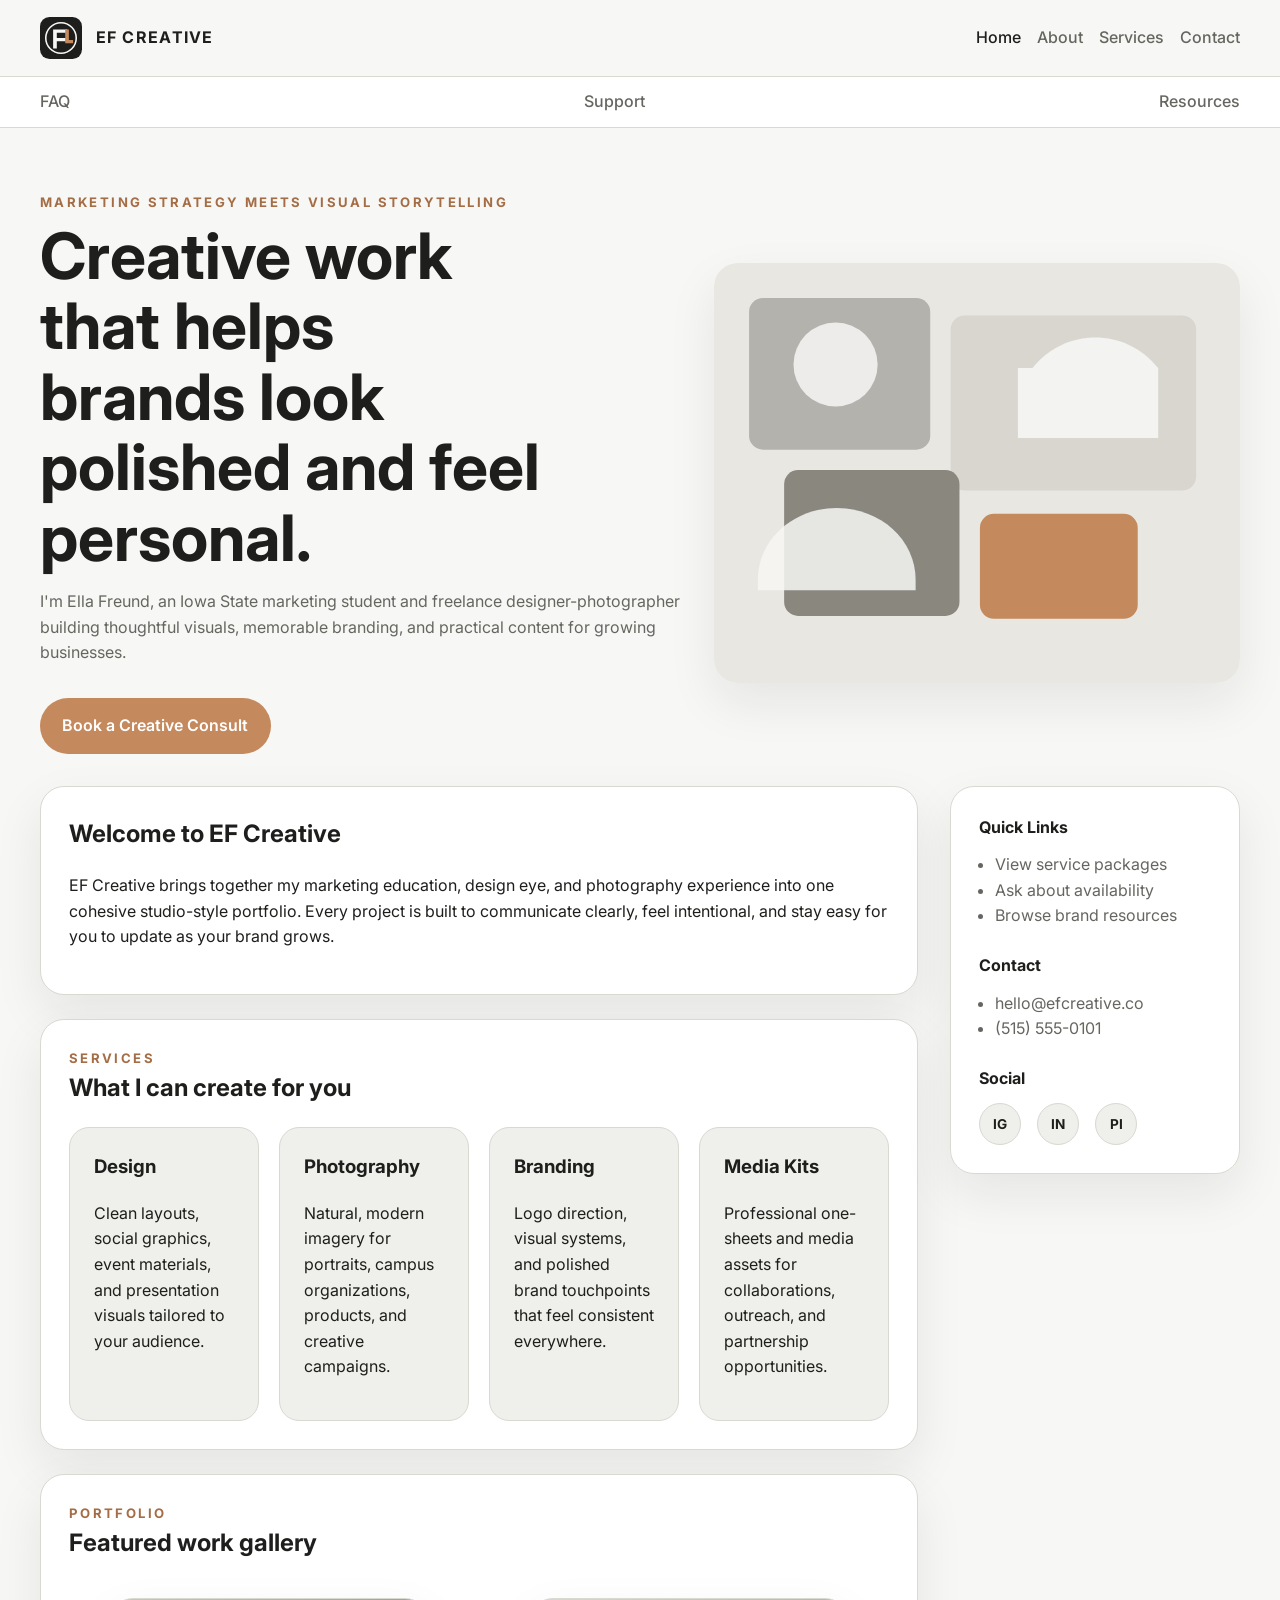
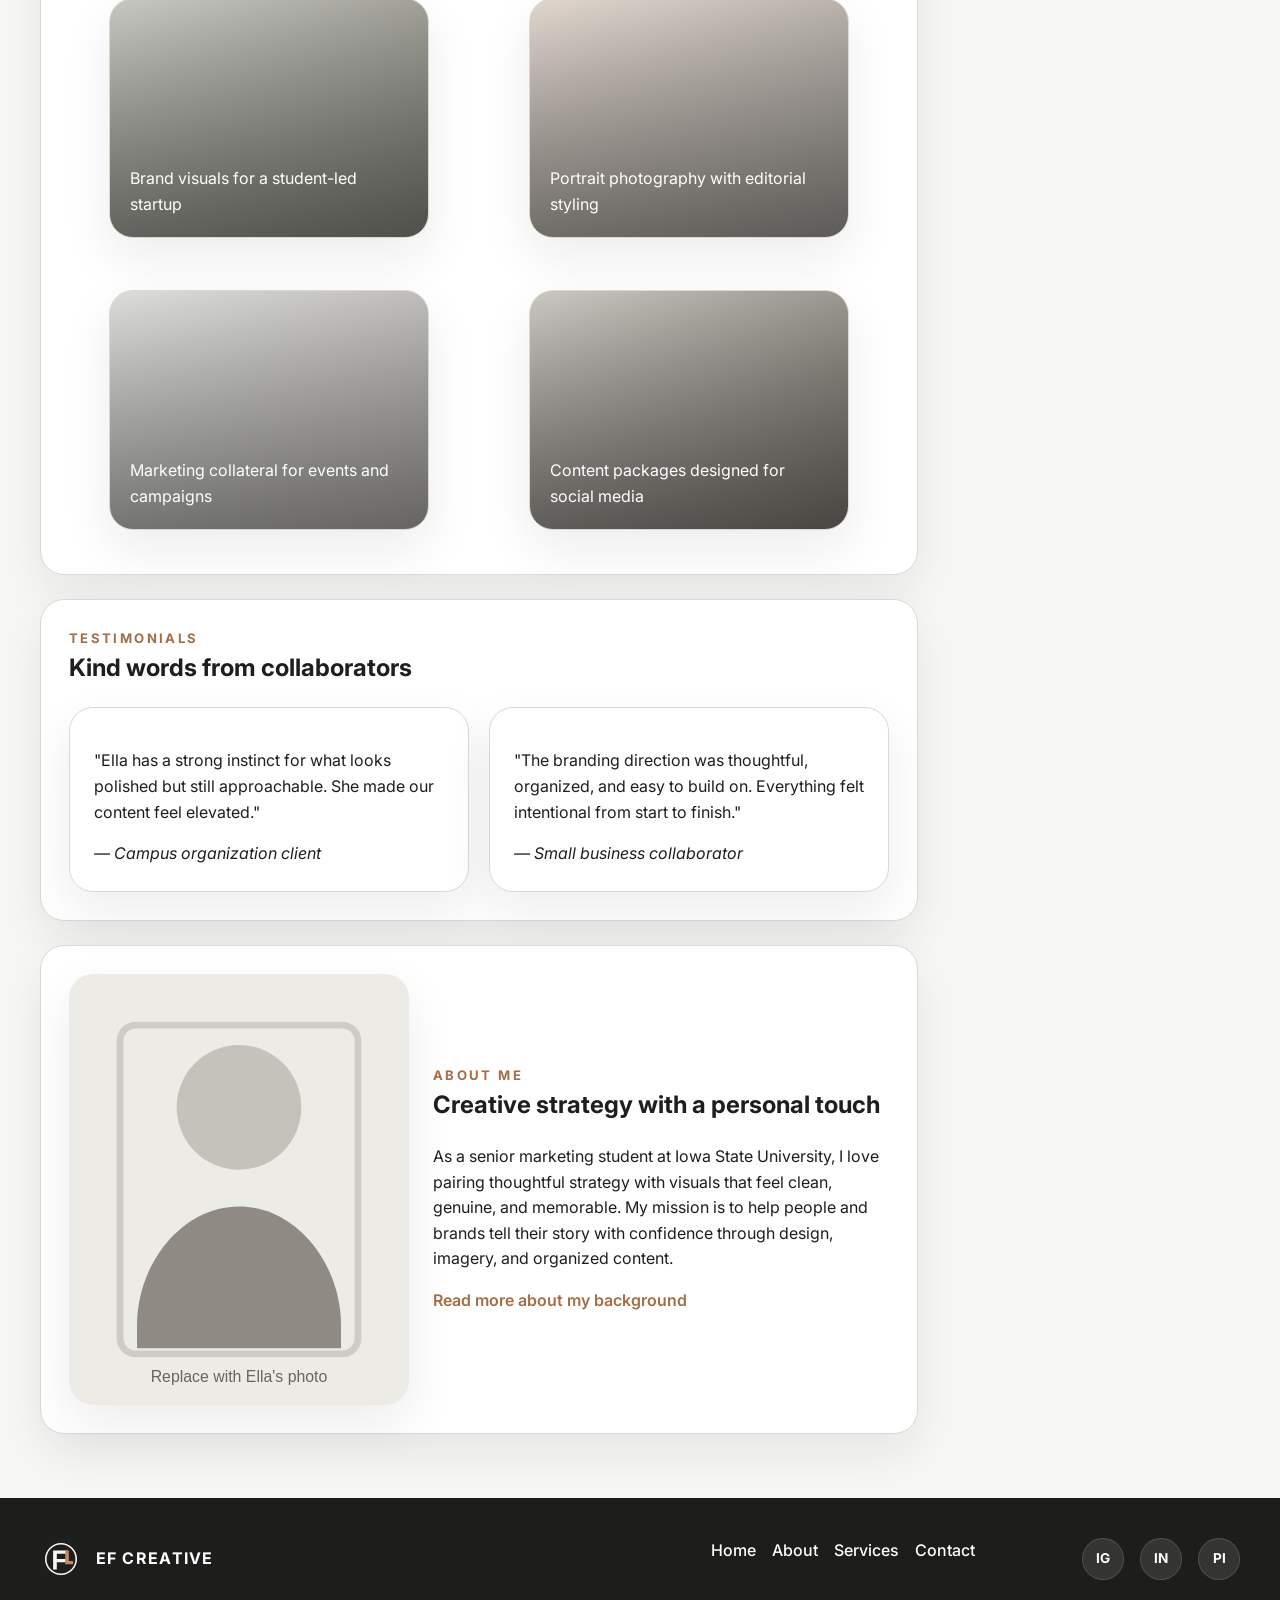
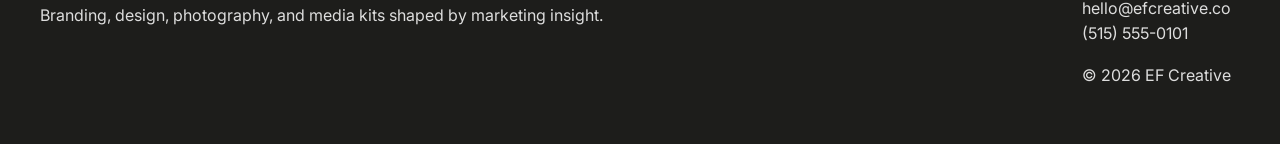
<file: index.html>
<!DOCTYPE html>
<html lang="en">
<head>
  <meta charset="UTF-8">
  <meta name="viewport" content="width=device-width, initial-scale=1.0">
  <title>EF Creative | Branding, Design & Photography</title>
  <meta name="description" content="EF Creative is Ella Freund's portfolio for branding, design, photography, and marketing-led creative services.">
  <link rel="preconnect" href="https://fonts.googleapis.com">
  <link rel="preconnect" href="https://fonts.gstatic.com" crossorigin>
  <link href="https://fonts.googleapis.com/css2?family=Inter:wght@400;500;600;700&display=swap" rel="stylesheet">
  <link rel="stylesheet" href="css/style.css">
</head>
<body>
  <header class="site-header">
    <div class="container header-row">
      <a class="brand" href="index.html" aria-label="EF Creative home">
        <img src="assets/logo-mark.svg" alt="EF Creative logo">
        <span>EF Creative</span>
      </a>
      <nav class="primary-nav" aria-label="Primary">
        <a class="is-active" href="index.html">Home</a>
        <a href="about.html">About</a>
        <a href="services.html">Services</a>
        <a href="contact.html">Contact</a>
      </nav>
    </div>
    <div class="secondary-bar">
      <div class="container secondary-nav" aria-label="Secondary">
        <a href="faq.html">FAQ</a>
        <a href="support.html">Support</a>
        <a href="resources.html">Resources</a>
      </div>
    </div>
  </header>

  <main>
    <section class="hero">
      <div class="container hero-grid">
        <div class="hero-copy">
          <p class="eyebrow">Marketing strategy meets visual storytelling</p>
          <h1>Creative work that helps brands look polished and feel personal.</h1>
          <p class="lede">I'm Ella Freund, an Iowa State marketing student and freelance designer-photographer building thoughtful visuals, memorable branding, and practical content for growing businesses.</p>
          <a class="button" href="contact.html">Book a Creative Consult</a>
        </div>
        <div class="hero-media">
          <img src="assets/hero-collage.svg" alt="Collage-style hero placeholder for EF Creative portfolio imagery">
        </div>
      </div>
    </section>

    <div class="container page-layout">
      <div class="content-column">
        <section class="panel intro-section">
          <h2>Welcome to EF Creative</h2>
          <p>EF Creative brings together my marketing education, design eye, and photography experience into one cohesive studio-style portfolio. Every project is built to communicate clearly, feel intentional, and stay easy for you to update as your brand grows.</p>
        </section>

        <section class="panel">
          <div class="section-heading">
            <div>
              <p class="eyebrow">Services</p>
              <h2>What I can create for you</h2>
            </div>
          </div>
          <div class="services-grid">
            <article class="service-card">
              <h3>Design</h3>
              <p>Clean layouts, social graphics, event materials, and presentation visuals tailored to your audience.</p>
            </article>
            <article class="service-card">
              <h3>Photography</h3>
              <p>Natural, modern imagery for portraits, campus organizations, products, and creative campaigns.</p>
            </article>
            <article class="service-card">
              <h3>Branding</h3>
              <p>Logo direction, visual systems, and polished brand touchpoints that feel consistent everywhere.</p>
            </article>
            <article class="service-card">
              <h3>Media Kits</h3>
              <p>Professional one-sheets and media assets for collaborations, outreach, and partnership opportunities.</p>
            </article>
          </div>
        </section>

        <section class="panel">
          <div class="section-heading">
            <div>
              <p class="eyebrow">Portfolio</p>
              <h2>Featured work gallery</h2>
            </div>
          </div>
          <div class="gallery-grid">
            <figure class="gallery-card gallery-one">
              <figcaption>Brand visuals for a student-led startup</figcaption>
            </figure>
            <figure class="gallery-card gallery-two">
              <figcaption>Portrait photography with editorial styling</figcaption>
            </figure>
            <figure class="gallery-card gallery-three">
              <figcaption>Marketing collateral for events and campaigns</figcaption>
            </figure>
            <figure class="gallery-card gallery-four">
              <figcaption>Content packages designed for social media</figcaption>
            </figure>
          </div>
        </section>

        <section class="panel">
          <div class="section-heading">
            <div>
              <p class="eyebrow">Testimonials</p>
              <h2>Kind words from collaborators</h2>
            </div>
          </div>
          <div class="testimonials-grid">
            <blockquote class="testimonial-card">
              <p>"Ella has a strong instinct for what looks polished but still approachable. She made our content feel elevated."</p>
              <cite>— Campus organization client</cite>
            </blockquote>
            <blockquote class="testimonial-card">
              <p>"The branding direction was thoughtful, organized, and easy to build on. Everything felt intentional from start to finish."</p>
              <cite>— Small business collaborator</cite>
            </blockquote>
          </div>
        </section>

        <section class="panel about-preview">
          <div class="about-grid">
            <img src="assets/ella-profile.svg" alt="Illustrated placeholder portrait for Ella Freund">
            <div>
              <p class="eyebrow">About me</p>
              <h2>Creative strategy with a personal touch</h2>
              <p>As a senior marketing student at Iowa State University, I love pairing thoughtful strategy with visuals that feel clean, genuine, and memorable. My mission is to help people and brands tell their story with confidence through design, imagery, and organized content.</p>
              <a class="text-link" href="about.html">Read more about my background</a>
            </div>
          </div>
        </section>
      </div>

      <aside class="sidebar panel">
        <h2>Quick Links</h2>
        <ul class="sidebar-list">
          <li><a href="services.html">View service packages</a></li>
          <li><a href="contact.html">Ask about availability</a></li>
          <li><a href="resources.html">Browse brand resources</a></li>
        </ul>

        <h2>Contact</h2>
        <ul class="sidebar-list">
          <li><a href="mailto:hello@efcreative.co">hello@efcreative.co</a></li>
          <li><a href="tel:+15155550101">(515) 555-0101</a></li>
        </ul>

        <h2>Social</h2>
        <div class="social-links" aria-label="Social media">
          <a href="#" aria-label="Instagram">IG</a>
          <a href="#" aria-label="LinkedIn">IN</a>
          <a href="#" aria-label="Pinterest">PI</a>
        </div>
      </aside>
    </div>
  </main>

  <footer class="site-footer">
    <div class="container footer-grid">
      <div>
        <a class="brand brand-footer" href="index.html">
          <img src="assets/logo-mark.svg" alt="EF Creative logo">
          <span>EF Creative</span>
        </a>
        <p>Branding, design, photography, and media kits shaped by marketing insight.</p>
      </div>
      <nav class="footer-nav" aria-label="Footer">
        <a href="index.html">Home</a>
        <a href="about.html">About</a>
        <a href="services.html">Services</a>
        <a href="contact.html">Contact</a>
      </nav>
      <div>
        <div class="social-links" aria-label="Footer social media">
          <a href="#" aria-label="Instagram">IG</a>
          <a href="#" aria-label="LinkedIn">IN</a>
          <a href="#" aria-label="Pinterest">PI</a>
        </div>
        <p>hello@efcreative.co<br>(515) 555-0101</p>
        <p>&copy; <span data-year></span> EF Creative</p>
      </div>
    </div>
  </footer>

  <script src="js/main.js"></script>
</body>
</html>
</file>
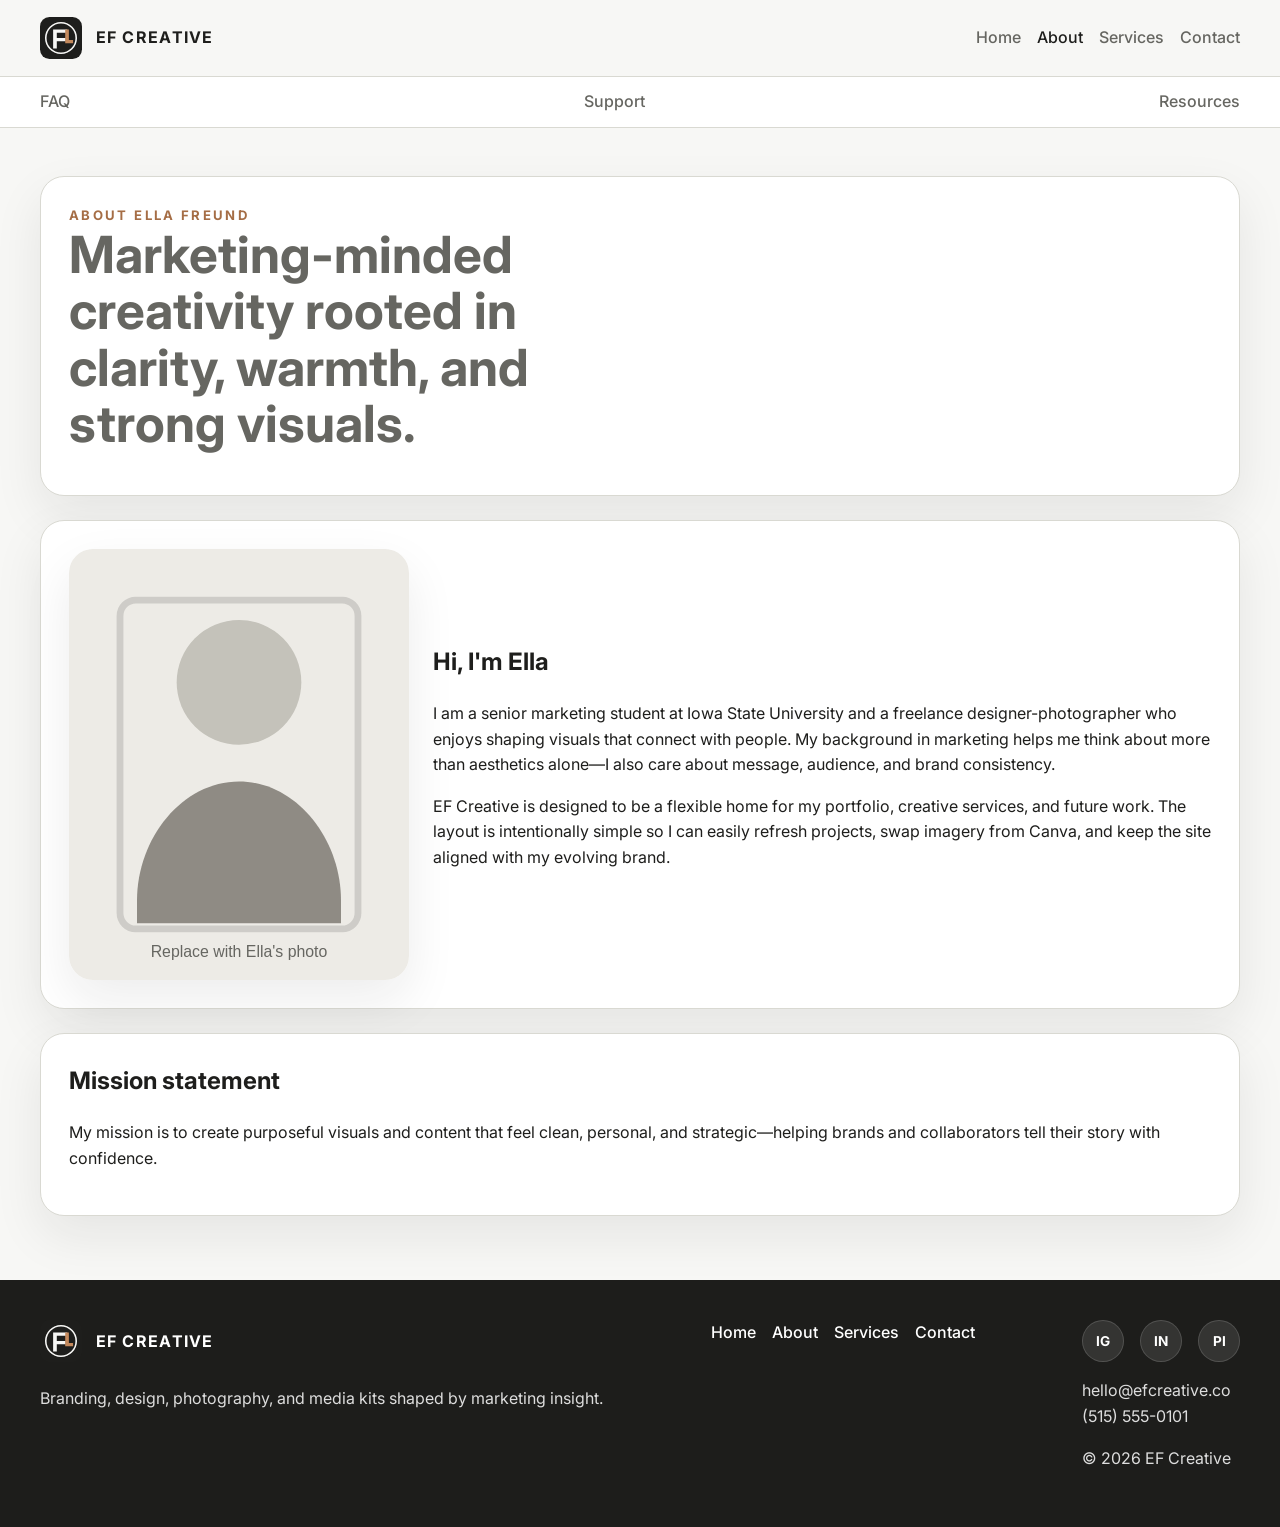
<file: about.html>
<!DOCTYPE html>
<html lang="en">
<head>
  <meta charset="UTF-8">
  <meta name="viewport" content="width=device-width, initial-scale=1.0">
  <title>About | EF Creative</title>
  <meta name="description" content="Learn more about Ella Freund, the Iowa State marketing student behind EF Creative.">
  <link rel="preconnect" href="https://fonts.googleapis.com">
  <link rel="preconnect" href="https://fonts.gstatic.com" crossorigin>
  <link href="https://fonts.googleapis.com/css2?family=Inter:wght@400;500;600;700&display=swap" rel="stylesheet">
  <link rel="stylesheet" href="css/style.css">
</head>
<body>
  <header class="site-header">
    <div class="container header-row">
      <a class="brand" href="index.html" aria-label="EF Creative home">
        <img src="assets/logo-mark.svg" alt="EF Creative logo">
        <span>EF Creative</span>
      </a>
      <nav class="primary-nav" aria-label="Primary">
        <a href="index.html">Home</a>
        <a class="is-active" href="about.html">About</a>
        <a href="services.html">Services</a>
        <a href="contact.html">Contact</a>
      </nav>
    </div>
    <div class="secondary-bar">
      <div class="container secondary-nav" aria-label="Secondary">
        <a href="faq.html">FAQ</a>
        <a href="support.html">Support</a>
        <a href="resources.html">Resources</a>
      </div>
    </div>
  </header>

  <main class="container inner-page">
    <section class="page-hero panel">
      <p class="eyebrow">About Ella Freund</p>
      <h1>Marketing-minded creativity rooted in clarity, warmth, and strong visuals.</h1>
    </section>

    <section class="panel about-grid">
      <img src="assets/ella-profile.svg" alt="Illustrated placeholder portrait for Ella Freund">
      <div>
        <h2>Hi, I'm Ella</h2>
        <p>I am a senior marketing student at Iowa State University and a freelance designer-photographer who enjoys shaping visuals that connect with people. My background in marketing helps me think about more than aesthetics alone—I also care about message, audience, and brand consistency.</p>
        <p>EF Creative is designed to be a flexible home for my portfolio, creative services, and future work. The layout is intentionally simple so I can easily refresh projects, swap imagery from Canva, and keep the site aligned with my evolving brand.</p>
      </div>
    </section>

    <section class="panel">
      <h2>Mission statement</h2>
      <p>My mission is to create purposeful visuals and content that feel clean, personal, and strategic—helping brands and collaborators tell their story with confidence.</p>
    </section>
  </main>

  <footer class="site-footer">
    <div class="container footer-grid">
      <div>
        <a class="brand brand-footer" href="index.html">
          <img src="assets/logo-mark.svg" alt="EF Creative logo">
          <span>EF Creative</span>
        </a>
        <p>Branding, design, photography, and media kits shaped by marketing insight.</p>
      </div>
      <nav class="footer-nav" aria-label="Footer">
        <a href="index.html">Home</a>
        <a href="about.html">About</a>
        <a href="services.html">Services</a>
        <a href="contact.html">Contact</a>
      </nav>
      <div>
        <div class="social-links" aria-label="Footer social media">
          <a href="#" aria-label="Instagram">IG</a>
          <a href="#" aria-label="LinkedIn">IN</a>
          <a href="#" aria-label="Pinterest">PI</a>
        </div>
        <p>hello@efcreative.co<br>(515) 555-0101</p>
        <p>&copy; <span data-year></span> EF Creative</p>
      </div>
    </div>
  </footer>

  <script src="js/main.js"></script>
</body>
</html>
</file>
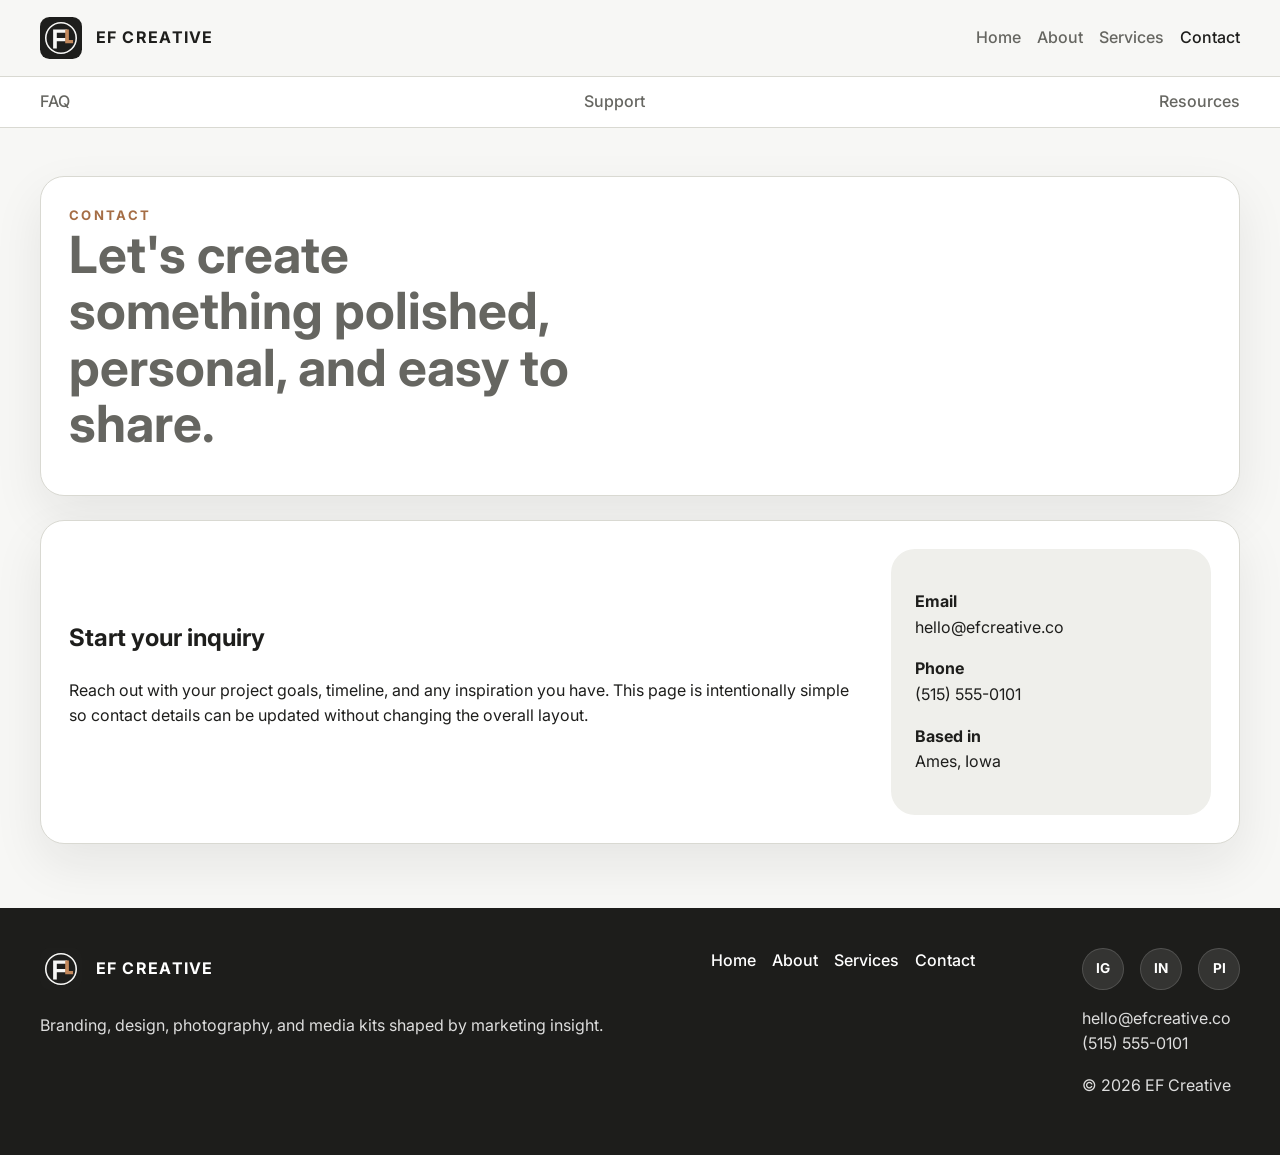
<file: contact.html>
<!DOCTYPE html>
<html lang="en">
<head>
  <meta charset="UTF-8">
  <meta name="viewport" content="width=device-width, initial-scale=1.0">
  <title>Contact | EF Creative</title>
  <meta name="description" content="Get in touch with Ella Freund for design, branding, photography, and media kit inquiries.">
  <link rel="preconnect" href="https://fonts.googleapis.com">
  <link rel="preconnect" href="https://fonts.gstatic.com" crossorigin>
  <link href="https://fonts.googleapis.com/css2?family=Inter:wght@400;500;600;700&display=swap" rel="stylesheet">
  <link rel="stylesheet" href="css/style.css">
</head>
<body>
  <header class="site-header">
    <div class="container header-row">
      <a class="brand" href="index.html" aria-label="EF Creative home">
        <img src="assets/logo-mark.svg" alt="EF Creative logo">
        <span>EF Creative</span>
      </a>
      <nav class="primary-nav" aria-label="Primary">
        <a href="index.html">Home</a>
        <a href="about.html">About</a>
        <a href="services.html">Services</a>
        <a class="is-active" href="contact.html">Contact</a>
      </nav>
    </div>
    <div class="secondary-bar">
      <div class="container secondary-nav" aria-label="Secondary">
        <a href="faq.html">FAQ</a>
        <a href="support.html">Support</a>
        <a href="resources.html">Resources</a>
      </div>
    </div>
  </header>

  <main class="container inner-page">
    <section class="page-hero panel">
      <p class="eyebrow">Contact</p>
      <h1>Let's create something polished, personal, and easy to share.</h1>
    </section>

    <section class="panel contact-grid">
      <div>
        <h2>Start your inquiry</h2>
        <p>Reach out with your project goals, timeline, and any inspiration you have. This page is intentionally simple so contact details can be updated without changing the overall layout.</p>
      </div>
      <div class="contact-card">
        <p><strong>Email</strong><br><a href="mailto:hello@efcreative.co">hello@efcreative.co</a></p>
        <p><strong>Phone</strong><br><a href="tel:+15155550101">(515) 555-0101</a></p>
        <p><strong>Based in</strong><br>Ames, Iowa</p>
      </div>
    </section>
  </main>

  <footer class="site-footer">
    <div class="container footer-grid">
      <div>
        <a class="brand brand-footer" href="index.html">
          <img src="assets/logo-mark.svg" alt="EF Creative logo">
          <span>EF Creative</span>
        </a>
        <p>Branding, design, photography, and media kits shaped by marketing insight.</p>
      </div>
      <nav class="footer-nav" aria-label="Footer">
        <a href="index.html">Home</a>
        <a href="about.html">About</a>
        <a href="services.html">Services</a>
        <a href="contact.html">Contact</a>
      </nav>
      <div>
        <div class="social-links" aria-label="Footer social media">
          <a href="#" aria-label="Instagram">IG</a>
          <a href="#" aria-label="LinkedIn">IN</a>
          <a href="#" aria-label="Pinterest">PI</a>
        </div>
        <p>hello@efcreative.co<br>(515) 555-0101</p>
        <p>&copy; <span data-year></span> EF Creative</p>
      </div>
    </div>
  </footer>

  <script src="js/main.js"></script>
</body>
</html>
</file>
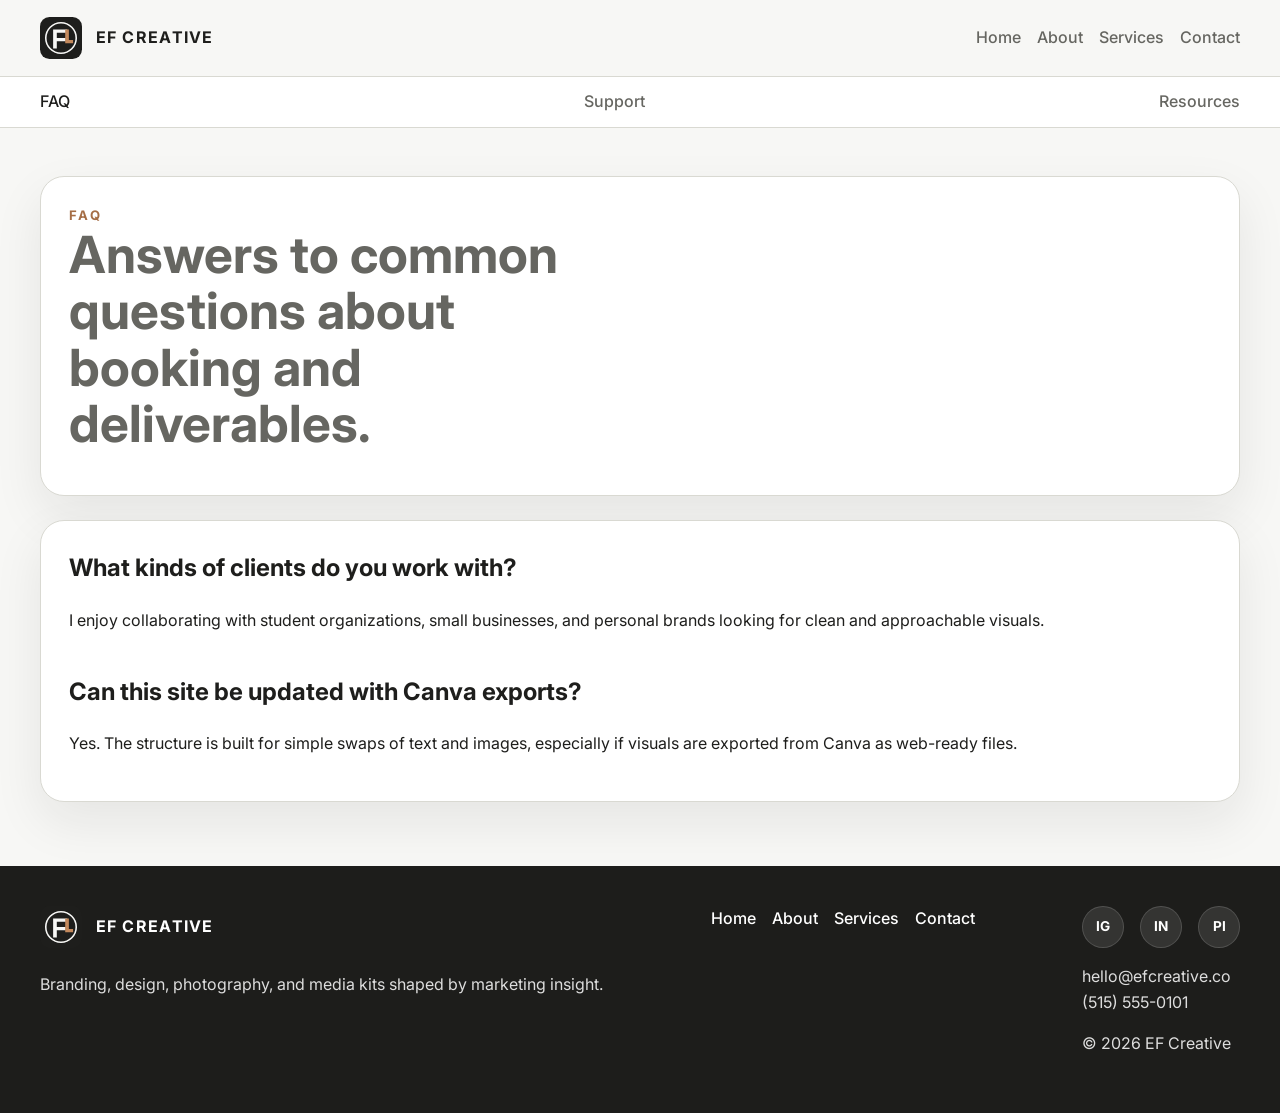
<file: faq.html>
<!DOCTYPE html>
<html lang="en">
<head>
  <meta charset="UTF-8">
  <meta name="viewport" content="width=device-width, initial-scale=1.0">
  <title>FAQ | EF Creative</title>
  <meta name="description" content="Frequently asked questions about working with EF Creative.">
  <link rel="preconnect" href="https://fonts.googleapis.com">
  <link rel="preconnect" href="https://fonts.gstatic.com" crossorigin>
  <link href="https://fonts.googleapis.com/css2?family=Inter:wght@400;500;600;700&display=swap" rel="stylesheet">
  <link rel="stylesheet" href="css/style.css">
</head>
<body>
  <header class="site-header">
    <div class="container header-row">
      <a class="brand" href="index.html" aria-label="EF Creative home">
        <img src="assets/logo-mark.svg" alt="EF Creative logo">
        <span>EF Creative</span>
      </a>
      <nav class="primary-nav" aria-label="Primary">
        <a href="index.html">Home</a>
        <a href="about.html">About</a>
        <a href="services.html">Services</a>
        <a href="contact.html">Contact</a>
      </nav>
    </div>
    <div class="secondary-bar">
      <div class="container secondary-nav" aria-label="Secondary">
        <a class="is-active" href="faq.html">FAQ</a>
        <a href="support.html">Support</a>
        <a href="resources.html">Resources</a>
      </div>
    </div>
  </header>

  <main class="container inner-page">
    <section class="page-hero panel">
      <p class="eyebrow">FAQ</p>
      <h1>Answers to common questions about booking and deliverables.</h1>
    </section>
    <section class="panel stack">
      <div>
        <h2>What kinds of clients do you work with?</h2>
        <p>I enjoy collaborating with student organizations, small businesses, and personal brands looking for clean and approachable visuals.</p>
      </div>
      <div>
        <h2>Can this site be updated with Canva exports?</h2>
        <p>Yes. The structure is built for simple swaps of text and images, especially if visuals are exported from Canva as web-ready files.</p>
      </div>
    </section>
  </main>

  <footer class="site-footer">
    <div class="container footer-grid">
      <div>
        <a class="brand brand-footer" href="index.html">
          <img src="assets/logo-mark.svg" alt="EF Creative logo">
          <span>EF Creative</span>
        </a>
        <p>Branding, design, photography, and media kits shaped by marketing insight.</p>
      </div>
      <nav class="footer-nav" aria-label="Footer">
        <a href="index.html">Home</a>
        <a href="about.html">About</a>
        <a href="services.html">Services</a>
        <a href="contact.html">Contact</a>
      </nav>
      <div>
        <div class="social-links" aria-label="Footer social media">
          <a href="#" aria-label="Instagram">IG</a>
          <a href="#" aria-label="LinkedIn">IN</a>
          <a href="#" aria-label="Pinterest">PI</a>
        </div>
        <p>hello@efcreative.co<br>(515) 555-0101</p>
        <p>&copy; <span data-year></span> EF Creative</p>
      </div>
    </div>
  </footer>

  <script src="js/main.js"></script>
</body>
</html>
</file>
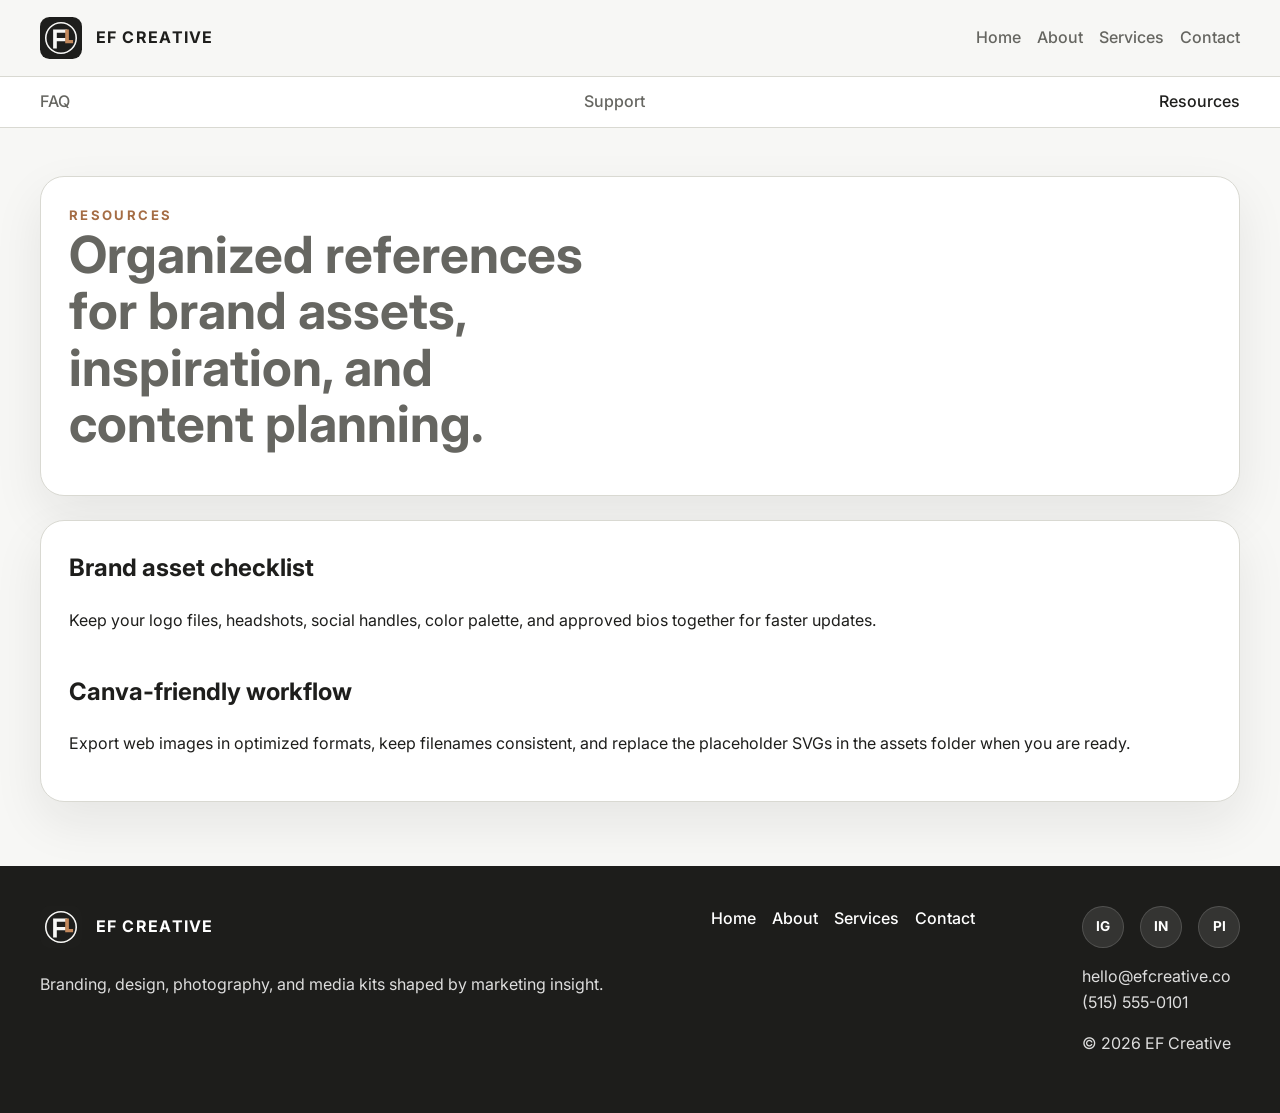
<file: resources.html>
<!DOCTYPE html>
<html lang="en">
<head>
  <meta charset="UTF-8">
  <meta name="viewport" content="width=device-width, initial-scale=1.0">
  <title>Resources | EF Creative</title>
  <meta name="description" content="Creative resources and reusable content notes for EF Creative.">
  <link rel="preconnect" href="https://fonts.googleapis.com">
  <link rel="preconnect" href="https://fonts.gstatic.com" crossorigin>
  <link href="https://fonts.googleapis.com/css2?family=Inter:wght@400;500;600;700&display=swap" rel="stylesheet">
  <link rel="stylesheet" href="css/style.css">
</head>
<body>
  <header class="site-header">
    <div class="container header-row">
      <a class="brand" href="index.html" aria-label="EF Creative home">
        <img src="assets/logo-mark.svg" alt="EF Creative logo">
        <span>EF Creative</span>
      </a>
      <nav class="primary-nav" aria-label="Primary">
        <a href="index.html">Home</a>
        <a href="about.html">About</a>
        <a href="services.html">Services</a>
        <a href="contact.html">Contact</a>
      </nav>
    </div>
    <div class="secondary-bar">
      <div class="container secondary-nav" aria-label="Secondary">
        <a href="faq.html">FAQ</a>
        <a href="support.html">Support</a>
        <a class="is-active" href="resources.html">Resources</a>
      </div>
    </div>
  </header>

  <main class="container inner-page">
    <section class="page-hero panel">
      <p class="eyebrow">Resources</p>
      <h1>Organized references for brand assets, inspiration, and content planning.</h1>
    </section>
    <section class="panel stack">
      <div>
        <h2>Brand asset checklist</h2>
        <p>Keep your logo files, headshots, social handles, color palette, and approved bios together for faster updates.</p>
      </div>
      <div>
        <h2>Canva-friendly workflow</h2>
        <p>Export web images in optimized formats, keep filenames consistent, and replace the placeholder SVGs in the assets folder when you are ready.</p>
      </div>
    </section>
  </main>

  <footer class="site-footer">
    <div class="container footer-grid">
      <div>
        <a class="brand brand-footer" href="index.html">
          <img src="assets/logo-mark.svg" alt="EF Creative logo">
          <span>EF Creative</span>
        </a>
        <p>Branding, design, photography, and media kits shaped by marketing insight.</p>
      </div>
      <nav class="footer-nav" aria-label="Footer">
        <a href="index.html">Home</a>
        <a href="about.html">About</a>
        <a href="services.html">Services</a>
        <a href="contact.html">Contact</a>
      </nav>
      <div>
        <div class="social-links" aria-label="Footer social media">
          <a href="#" aria-label="Instagram">IG</a>
          <a href="#" aria-label="LinkedIn">IN</a>
          <a href="#" aria-label="Pinterest">PI</a>
        </div>
        <p>hello@efcreative.co<br>(515) 555-0101</p>
        <p>&copy; <span data-year></span> EF Creative</p>
      </div>
    </div>
  </footer>

  <script src="js/main.js"></script>
</body>
</html>
</file>
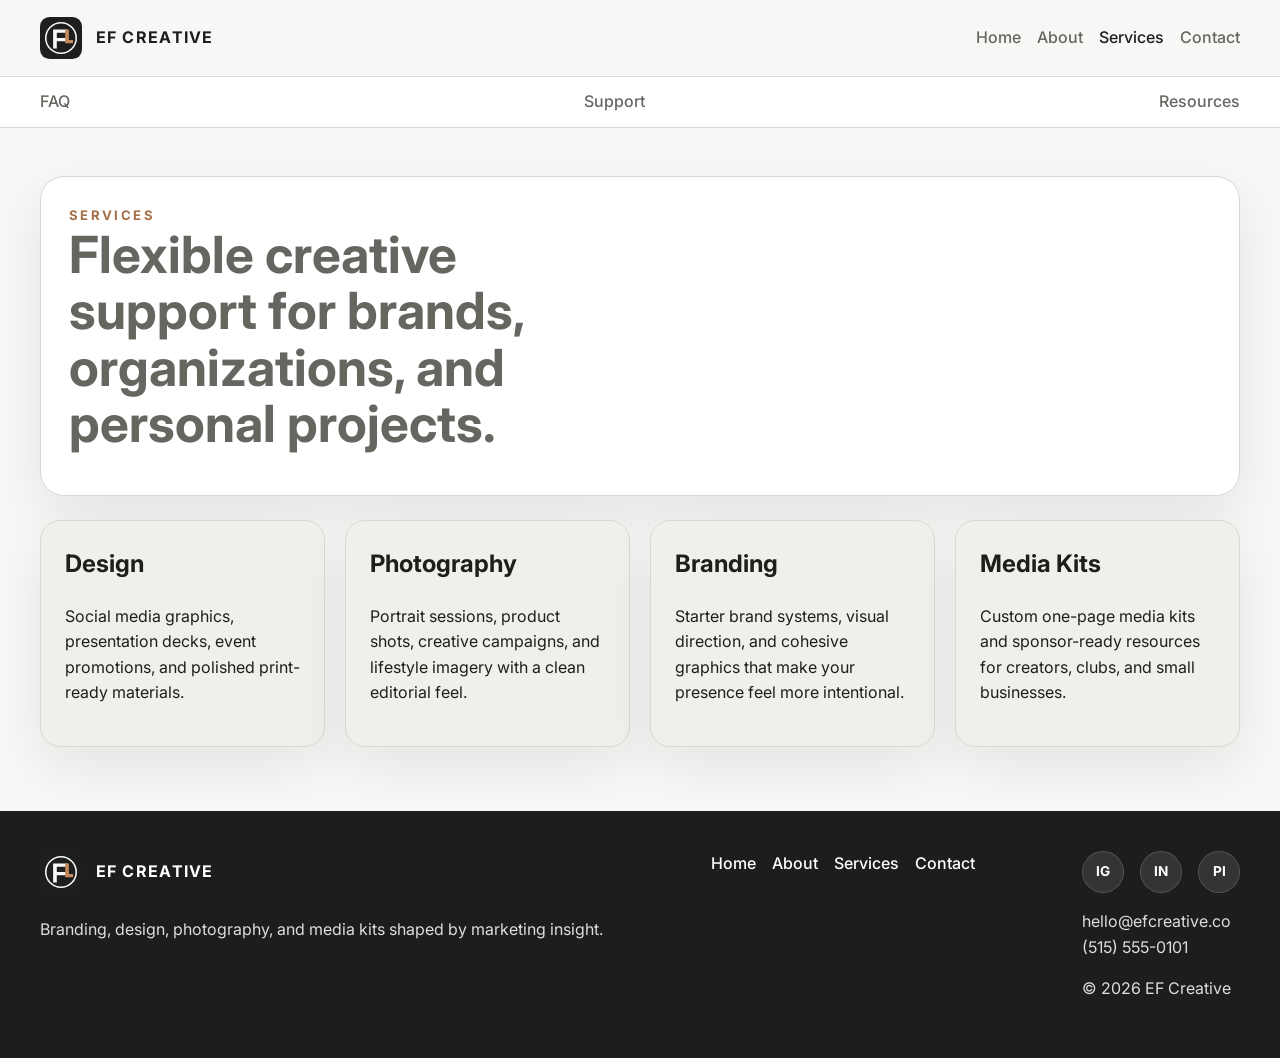
<file: services.html>
<!DOCTYPE html>
<html lang="en">
<head>
  <meta charset="UTF-8">
  <meta name="viewport" content="width=device-width, initial-scale=1.0">
  <title>Services | EF Creative</title>
  <meta name="description" content="Explore EF Creative services including design, photography, branding, and media kits.">
  <link rel="preconnect" href="https://fonts.googleapis.com">
  <link rel="preconnect" href="https://fonts.gstatic.com" crossorigin>
  <link href="https://fonts.googleapis.com/css2?family=Inter:wght@400;500;600;700&display=swap" rel="stylesheet">
  <link rel="stylesheet" href="css/style.css">
</head>
<body>
  <header class="site-header">
    <div class="container header-row">
      <a class="brand" href="index.html" aria-label="EF Creative home">
        <img src="assets/logo-mark.svg" alt="EF Creative logo">
        <span>EF Creative</span>
      </a>
      <nav class="primary-nav" aria-label="Primary">
        <a href="index.html">Home</a>
        <a href="about.html">About</a>
        <a class="is-active" href="services.html">Services</a>
        <a href="contact.html">Contact</a>
      </nav>
    </div>
    <div class="secondary-bar">
      <div class="container secondary-nav" aria-label="Secondary">
        <a href="faq.html">FAQ</a>
        <a href="support.html">Support</a>
        <a href="resources.html">Resources</a>
      </div>
    </div>
  </header>

  <main class="container inner-page">
    <section class="page-hero panel">
      <p class="eyebrow">Services</p>
      <h1>Flexible creative support for brands, organizations, and personal projects.</h1>
    </section>

    <section class="services-grid panel-grid">
      <article class="panel service-card">
        <h2>Design</h2>
        <p>Social media graphics, presentation decks, event promotions, and polished print-ready materials.</p>
      </article>
      <article class="panel service-card">
        <h2>Photography</h2>
        <p>Portrait sessions, product shots, creative campaigns, and lifestyle imagery with a clean editorial feel.</p>
      </article>
      <article class="panel service-card">
        <h2>Branding</h2>
        <p>Starter brand systems, visual direction, and cohesive graphics that make your presence feel more intentional.</p>
      </article>
      <article class="panel service-card">
        <h2>Media Kits</h2>
        <p>Custom one-page media kits and sponsor-ready resources for creators, clubs, and small businesses.</p>
      </article>
    </section>
  </main>

  <footer class="site-footer">
    <div class="container footer-grid">
      <div>
        <a class="brand brand-footer" href="index.html">
          <img src="assets/logo-mark.svg" alt="EF Creative logo">
          <span>EF Creative</span>
        </a>
        <p>Branding, design, photography, and media kits shaped by marketing insight.</p>
      </div>
      <nav class="footer-nav" aria-label="Footer">
        <a href="index.html">Home</a>
        <a href="about.html">About</a>
        <a href="services.html">Services</a>
        <a href="contact.html">Contact</a>
      </nav>
      <div>
        <div class="social-links" aria-label="Footer social media">
          <a href="#" aria-label="Instagram">IG</a>
          <a href="#" aria-label="LinkedIn">IN</a>
          <a href="#" aria-label="Pinterest">PI</a>
        </div>
        <p>hello@efcreative.co<br>(515) 555-0101</p>
        <p>&copy; <span data-year></span> EF Creative</p>
      </div>
    </div>
  </footer>

  <script src="js/main.js"></script>
</body>
</html>
</file>
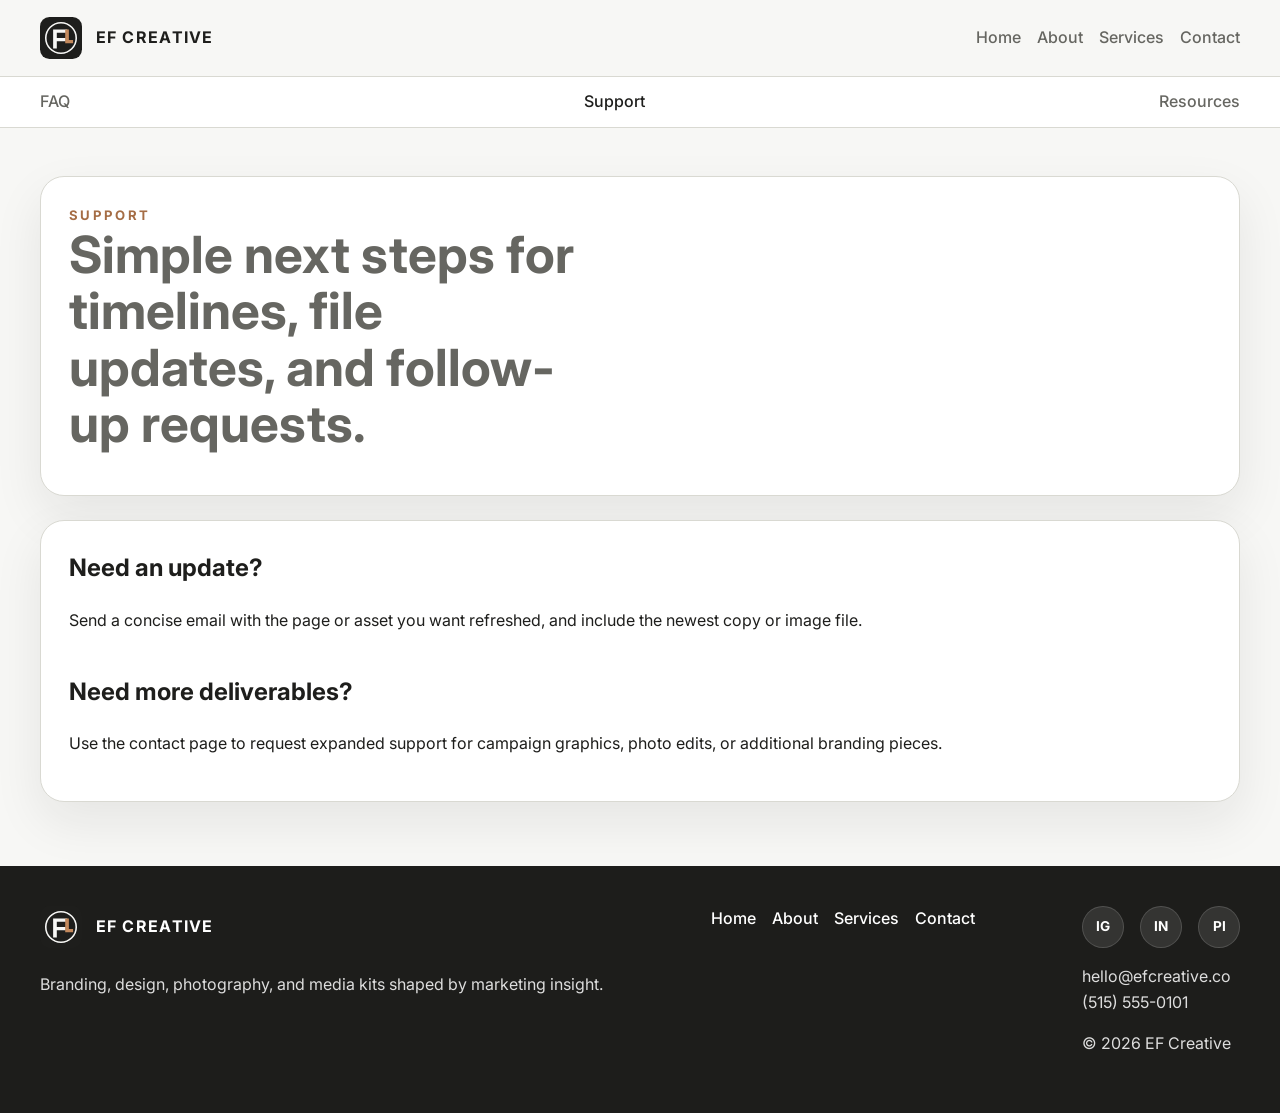
<file: support.html>
<!DOCTYPE html>
<html lang="en">
<head>
  <meta charset="UTF-8">
  <meta name="viewport" content="width=device-width, initial-scale=1.0">
  <title>Support | EF Creative</title>
  <meta name="description" content="Support information for EF Creative clients and collaborators.">
  <link rel="preconnect" href="https://fonts.googleapis.com">
  <link rel="preconnect" href="https://fonts.gstatic.com" crossorigin>
  <link href="https://fonts.googleapis.com/css2?family=Inter:wght@400;500;600;700&display=swap" rel="stylesheet">
  <link rel="stylesheet" href="css/style.css">
</head>
<body>
  <header class="site-header">
    <div class="container header-row">
      <a class="brand" href="index.html" aria-label="EF Creative home">
        <img src="assets/logo-mark.svg" alt="EF Creative logo">
        <span>EF Creative</span>
      </a>
      <nav class="primary-nav" aria-label="Primary">
        <a href="index.html">Home</a>
        <a href="about.html">About</a>
        <a href="services.html">Services</a>
        <a href="contact.html">Contact</a>
      </nav>
    </div>
    <div class="secondary-bar">
      <div class="container secondary-nav" aria-label="Secondary">
        <a href="faq.html">FAQ</a>
        <a class="is-active" href="support.html">Support</a>
        <a href="resources.html">Resources</a>
      </div>
    </div>
  </header>

  <main class="container inner-page">
    <section class="page-hero panel">
      <p class="eyebrow">Support</p>
      <h1>Simple next steps for timelines, file updates, and follow-up requests.</h1>
    </section>
    <section class="panel stack">
      <div>
        <h2>Need an update?</h2>
        <p>Send a concise email with the page or asset you want refreshed, and include the newest copy or image file.</p>
      </div>
      <div>
        <h2>Need more deliverables?</h2>
        <p>Use the contact page to request expanded support for campaign graphics, photo edits, or additional branding pieces.</p>
      </div>
    </section>
  </main>

  <footer class="site-footer">
    <div class="container footer-grid">
      <div>
        <a class="brand brand-footer" href="index.html">
          <img src="assets/logo-mark.svg" alt="EF Creative logo">
          <span>EF Creative</span>
        </a>
        <p>Branding, design, photography, and media kits shaped by marketing insight.</p>
      </div>
      <nav class="footer-nav" aria-label="Footer">
        <a href="index.html">Home</a>
        <a href="about.html">About</a>
        <a href="services.html">Services</a>
        <a href="contact.html">Contact</a>
      </nav>
      <div>
        <div class="social-links" aria-label="Footer social media">
          <a href="#" aria-label="Instagram">IG</a>
          <a href="#" aria-label="LinkedIn">IN</a>
          <a href="#" aria-label="Pinterest">PI</a>
        </div>
        <p>hello@efcreative.co<br>(515) 555-0101</p>
        <p>&copy; <span data-year></span> EF Creative</p>
      </div>
    </div>
  </footer>

  <script src="js/main.js"></script>
</body>
</html>
</file>
<file: css/style.css>
:root {
  --bg: #f7f7f5;
  --surface: #ffffff;
  --surface-alt: #efefeb;
  --text: #1e1e1c;
  --muted: #666661;
  --line: #d9d9d2;
  --accent: #c4895c;
  --accent-dark: #a56d45;
  --shadow: 0 20px 50px rgba(30, 30, 28, 0.08);
  --radius: 24px;
  --container: 1200px;
}

* {
  box-sizing: border-box;
}

html {
  scroll-behavior: smooth;
}

body {
  margin: 0;
  font-family: "Inter", sans-serif;
  background: var(--bg);
  color: var(--text);
  line-height: 1.6;
}

img {
  display: block;
  max-width: 100%;
}

a {
  color: inherit;
  text-decoration: none;
}

.container {
  width: min(calc(100% - 2rem), var(--container));
  margin: 0 auto;
}

.site-header {
  background: rgba(247, 247, 245, 0.95);
  border-bottom: 1px solid var(--line);
  position: sticky;
  top: 0;
  z-index: 10;
  backdrop-filter: blur(16px);
}

.header-row,
.secondary-nav,
.footer-grid {
  display: flex;
  gap: 1.5rem;
}

.header-row,
.secondary-nav {
  align-items: center;
  justify-content: space-between;
}

.header-row {
  min-height: 76px;
}

.brand {
  display: inline-flex;
  align-items: center;
  gap: 0.85rem;
  font-weight: 700;
  letter-spacing: 0.08em;
  text-transform: uppercase;
}

.brand img {
  width: 42px;
  height: 42px;
}

.primary-nav,
.secondary-nav,
.footer-nav,
.social-links {
  display: flex;
  flex-wrap: wrap;
  gap: 1rem;
}

.primary-nav a,
.secondary-nav a,
.footer-nav a {
  color: var(--muted);
  font-weight: 500;
}

.primary-nav a:hover,
.secondary-nav a:hover,
.footer-nav a:hover,
.text-link:hover,
.sidebar-list a:hover {
  color: var(--text);
}

.is-active,
.primary-nav .is-active,
.secondary-nav .is-active {
  color: var(--text);
}

.secondary-bar {
  border-top: 1px solid var(--line);
  background: var(--surface);
}

.secondary-nav {
  min-height: 50px;
}

.hero {
  padding: 4rem 0 2rem;
}

.hero-grid,
.page-layout {
  display: grid;
  gap: 2rem;
}

.hero-grid {
  grid-template-columns: 1.1fr 0.9fr;
  align-items: center;
}

.hero-copy h1,
.page-hero h1 {
  margin: 0.5rem 0 1rem;
  line-height: 1.1;
}

.hero-copy h1 {
  font-size: clamp(2.6rem, 5vw, 4.8rem);
  max-width: 12ch;
}

.lede,
.page-hero {
  color: var(--muted);
}

.eyebrow {
  margin: 0;
  color: var(--accent-dark);
  font-size: 0.82rem;
  font-weight: 700;
  letter-spacing: 0.18em;
  text-transform: uppercase;
}

.button {
  display: inline-flex;
  align-items: center;
  justify-content: center;
  margin-top: 1rem;
  padding: 0.95rem 1.4rem;
  border-radius: 999px;
  background: var(--accent);
  color: #fff;
  font-weight: 600;
}

.button:hover {
  background: var(--accent-dark);
}

.hero-media img,
.about-grid img {
  width: 100%;
  border-radius: var(--radius);
  box-shadow: var(--shadow);
}

.page-layout {
  grid-template-columns: minmax(0, 1fr) 290px;
  align-items: start;
  padding-bottom: 4rem;
}

.content-column,
.stack {
  display: grid;
  gap: 1.5rem;
}

.panel,
.gallery-card,
.testimonial-card {
  background: var(--surface);
  border: 1px solid var(--line);
  border-radius: var(--radius);
  box-shadow: var(--shadow);
}

.panel {
  padding: 1.75rem;
}

.section-heading {
  margin-bottom: 1rem;
}

.section-heading h2,
.panel h2,
.panel h1,
.service-card h3 {
  margin-top: 0;
}

.services-grid,
.testimonials-grid,
.gallery-grid,
.panel-grid {
  display: grid;
  gap: 1.25rem;
}

.service-card {
  padding: 1.5rem;
  border: 1px solid var(--line);
  border-radius: calc(var(--radius) - 4px);
  background: var(--surface-alt);
}

.services-grid {
  grid-template-columns: repeat(4, minmax(0, 1fr));
}

.gallery-grid {
  grid-template-columns: repeat(2, minmax(0, 1fr));
}

.gallery-card {
  min-height: 240px;
  padding: 1.25rem;
  display: flex;
  align-items: end;
  background:
    linear-gradient(180deg, rgba(30, 30, 28, 0.08), rgba(30, 30, 28, 0.52)),
    linear-gradient(135deg, #f1f1ee, #d8d8d0);
  color: #fff;
}

.gallery-one {
  background:
    linear-gradient(180deg, rgba(30, 30, 28, 0.1), rgba(30, 30, 28, 0.56)),
    linear-gradient(135deg, #dcdcd5, #8f8f87);
}

.gallery-two {
  background:
    linear-gradient(180deg, rgba(30, 30, 28, 0.08), rgba(30, 30, 28, 0.54)),
    linear-gradient(135deg, #f2e7de, #a7a39e);
}

.gallery-three {
  background:
    linear-gradient(180deg, rgba(30, 30, 28, 0.08), rgba(30, 30, 28, 0.52)),
    linear-gradient(135deg, #ededeb, #b4b2ac);
}

.gallery-four {
  background:
    linear-gradient(180deg, rgba(30, 30, 28, 0.08), rgba(30, 30, 28, 0.56)),
    linear-gradient(135deg, #d9d7d0, #7f7a73);
}

.testimonials-grid {
  grid-template-columns: repeat(2, minmax(0, 1fr));
}

.testimonial-card {
  margin: 0;
  padding: 1.5rem;
}

.sidebar {
  position: sticky;
  top: 136px;
}

.sidebar h2 {
  font-size: 1rem;
  margin-bottom: 0.75rem;
}

.sidebar-list {
  margin: 0 0 1.5rem;
  padding-left: 1rem;
  color: var(--muted);
}

.social-links a {
  width: 42px;
  height: 42px;
  border-radius: 50%;
  border: 1px solid var(--line);
  display: inline-flex;
  align-items: center;
  justify-content: center;
  background: var(--surface-alt);
  font-size: 0.85rem;
  font-weight: 700;
}

.inner-page {
  padding: 3rem 0 4rem;
  display: grid;
  gap: 1.5rem;
}

.page-hero h1 {
  font-size: clamp(2rem, 4vw, 3.4rem);
  max-width: 16ch;
}

.about-grid,
.contact-grid {
  display: grid;
  gap: 1.5rem;
  align-items: center;
}

.about-grid {
  grid-template-columns: minmax(220px, 340px) minmax(0, 1fr);
}

.contact-grid {
  grid-template-columns: minmax(0, 1fr) minmax(260px, 320px);
}

.contact-card {
  padding: 1.5rem;
  border-radius: var(--radius);
  background: var(--surface-alt);
  min-width: min(100%, 320px);
}

.site-footer {
  padding: 2.5rem 0;
  background: #1d1d1b;
  color: rgba(255, 255, 255, 0.85);
}

.footer-grid {
  justify-content: space-between;
  align-items: start;
}

.brand-footer,
.site-footer .footer-nav a,
.site-footer .social-links a {
  color: #fff;
}

.site-footer .social-links a {
  background: rgba(255, 255, 255, 0.1);
  border-color: rgba(255, 255, 255, 0.15);
}

.text-link {
  color: var(--accent-dark);
  font-weight: 600;
}

@media (max-width: 980px) {
  .hero-grid,
  .page-layout,
  .about-grid,
  .contact-grid,
  .footer-grid {
    grid-template-columns: 1fr;
    display: grid;
  }

  .services-grid {
    grid-template-columns: repeat(2, minmax(0, 1fr));
  }

  .sidebar {
    position: static;
  }
}

@media (max-width: 680px) {
  .header-row,
  .secondary-nav {
    padding: 0.75rem 0;
    align-items: flex-start;
  }

  .header-row,
  .secondary-nav,
  .about-grid,
  .contact-grid {
    display: grid;
  }

  .services-grid,
  .gallery-grid,
  .testimonials-grid {
    grid-template-columns: 1fr;
  }

  .hero-copy h1,
  .page-hero h1 {
    max-width: none;
  }
}
</file>
